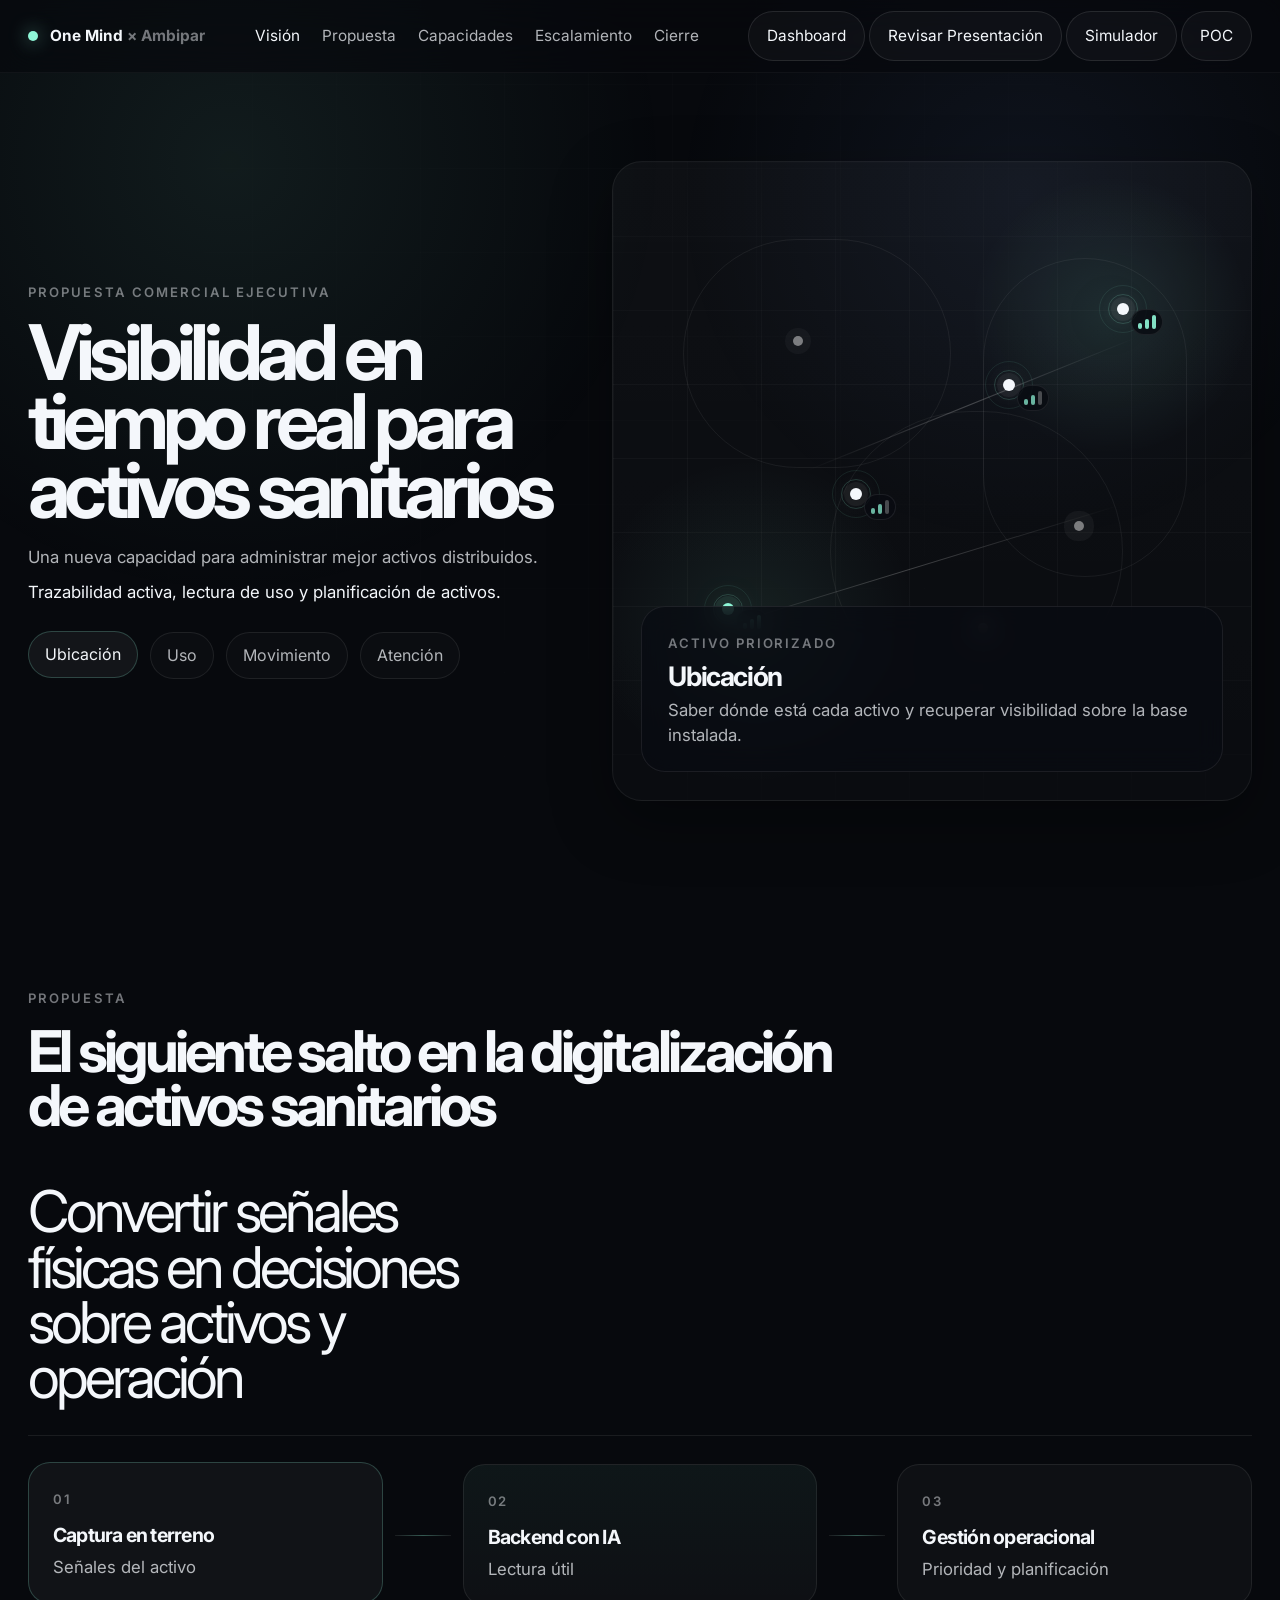
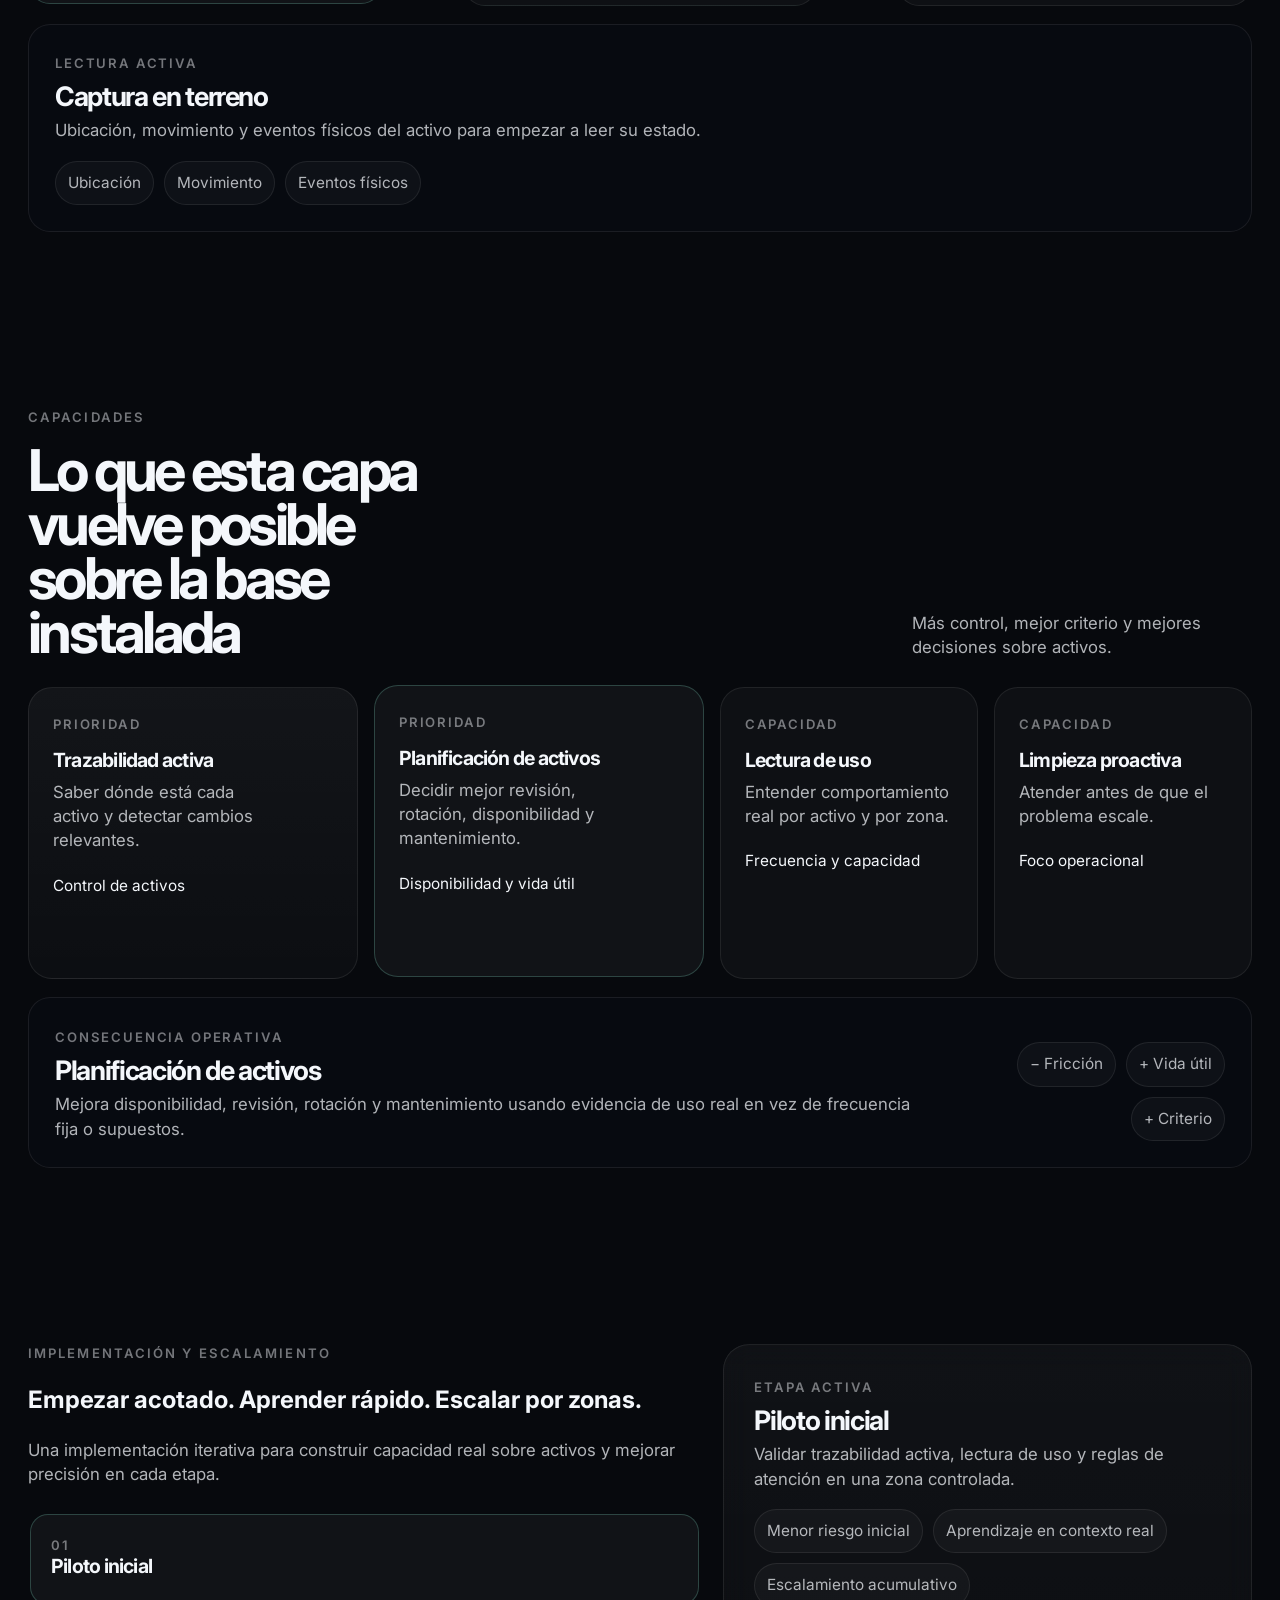
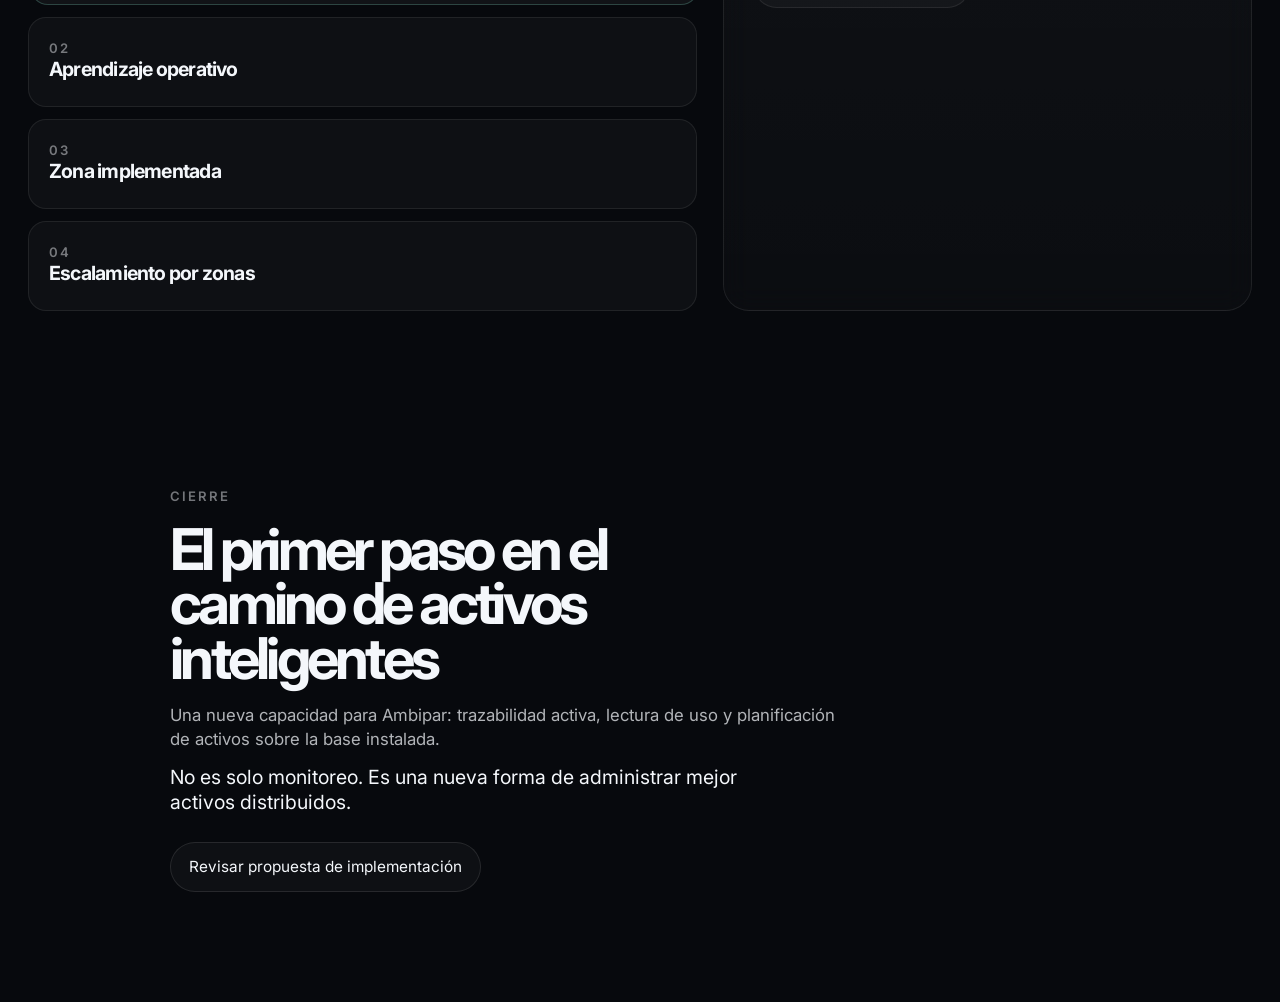
<file: index.html>
<!DOCTYPE html>
<html lang="es">
<head>
  <meta charset="UTF-8" />
  <meta name="viewport" content="width=device-width, initial-scale=1.0" />
  <meta name="description" content="Propuesta comercial ejecutiva de One Mind para Ambipar: administración de activos sanitarios distribuidos mediante captura en terreno, backend con IA y gestión operacional." />
  <title>One Mind × Ambipar — Activos sanitarios inteligentes</title>
  <link rel="preconnect" href="https://fonts.googleapis.com">
  <link rel="preconnect" href="https://fonts.gstatic.com" crossorigin>
  <link href="https://fonts.googleapis.com/css2?family=Inter:wght@400;500;600;700;800&display=swap" rel="stylesheet">
  <link rel="stylesheet" href="styles.css" />
</head>
<body>
  <!-- Fondo global: textura mínima para sostener una estética premium sin parecer interfaz de software. -->
  <div class="site-bg" aria-hidden="true">
    <div class="site-bg__radial site-bg__radial--a"></div>
    <div class="site-bg__radial site-bg__radial--b"></div>
    <div class="site-bg__grid"></div>
  </div>

  <!-- Navegación sticky hacia los cinco momentos narrativos de la propuesta. -->
  <header class="topbar" id="top">
    <div class="shell topbar__inner">
      <a class="brand" href="#vision" aria-label="Ir al inicio de la propuesta">
        <span class="brand__mark"></span>
        <span class="brand__text">One Mind <span>× Ambipar</span></span>
      </a>

      <nav class="topnav" aria-label="Navegación principal">
        <a href="#vision">Visión</a>
        <a href="#proposal">Propuesta</a>
        <a href="#capabilities">Capacidades</a>
        <a href="#scaling">Escalamiento</a>
        <a href="#closing">Cierre</a>
      </nav>

      <div class="topbar__actions">
        <a class="topbar__cta topbar__cta--accent" href="https://onemind.works/lab/ambipar" target="_blank" rel="noopener noreferrer">Dashboard</a>
        <a class="topbar__cta topbar__cta--accent" href="propuesta2.html">Revisar Presentación</a>
        <a class="topbar__cta topbar__cta--secondary" href="https://script.google.com/macros/s/AKfycbzYIXQwgDkEH94vIoRNijKTTqUIvH9ZO6GAl2iblJDv51n8YCJlOYWpwTbFSbtmS54i/exec" target="_blank" rel="noopener noreferrer">Simulador</a>
        <a class="topbar__cta topbar__cta--secondary" href="preview_resultados_POC.html" target="_blank" rel="noopener noreferrer">POC</a>
      </div>
      
    </div>
  </header>

  <main>
    <!-- HERO / VISIÓN
         Objetivo: instalar activos distribuidos + señal legible + lectura de uso.
         Muy poco texto visible; la profundidad vive en una sola capa interactiva. -->
    <section class="hero section" id="vision" aria-labelledby="hero-title">
      <div class="shell hero__layout">
        <div class="hero__content">
          <p class="eyebrow">Propuesta comercial ejecutiva</p>
          <h1 id="hero-title">Visibilidad en tiempo real para activos sanitarios</h1>
          <p class="hero__lead">Una nueva capacidad para administrar mejor activos distribuidos.</p>
          <p class="hero__support">Trazabilidad activa, lectura de uso y planificación de activos.</p>

          <!-- Los cuatro focos quedan visibles; el detalle cambia el panel y la visual activa. -->
          <div class="hero-pills" role="tablist" aria-label="Dimensiones de lectura sobre activos">
            <button class="hero-pill is-active" data-signal="ubicacion" role="tab" aria-selected="true">Ubicación</button>
            <button class="hero-pill" data-signal="uso" role="tab" aria-selected="false">Uso</button>
            <button class="hero-pill" data-signal="movimiento" role="tab" aria-selected="false">Movimiento</button>
            <button class="hero-pill" data-signal="atencion" role="tab" aria-selected="false">Atención</button>
          </div>
        </div>

        <!-- Visual territorial abstracta: activos distribuidos emitiendo señales y distinto nivel de uso.
             No debe leerse como dashboard ni mockup. -->
        <div class="hero__visual" aria-label="Base instalada con señales legibles y distintos niveles de uso">
          <div class="territory">
            <div class="territory__grid"></div>
            <div class="territory__path territory__path--a"></div>
            <div class="territory__path territory__path--b"></div>
            <div class="territory__zone territory__zone--a"></div>
            <div class="territory__zone territory__zone--b"></div>
            <div class="territory__zone territory__zone--c"></div>

            <!-- Activos principales. Cada punto combina presencia, señal y nivel de uso. -->
            <button class="signal-point is-active signal-point--high" data-signal="ubicacion" style="--x: 18%; --y: 70%;" aria-label="Activo con foco en ubicación">
              <span class="signal-point__rings" aria-hidden="true"></span>
              <span class="signal-point__core" aria-hidden="true"></span>
              <span class="signal-point__level" aria-hidden="true"><i></i><i></i><i></i></span>
            </button>

            <button class="signal-point signal-point--mid" data-signal="uso" style="--x: 38%; --y: 52%;" aria-label="Activo con foco en uso">
              <span class="signal-point__rings" aria-hidden="true"></span>
              <span class="signal-point__core" aria-hidden="true"></span>
              <span class="signal-point__level" aria-hidden="true"><i></i><i></i><i></i></span>
            </button>

            <button class="signal-point signal-point--mid" data-signal="movimiento" style="--x: 62%; --y: 35%;" aria-label="Activo con foco en movimiento">
              <span class="signal-point__rings" aria-hidden="true"></span>
              <span class="signal-point__core" aria-hidden="true"></span>
              <span class="signal-point__level" aria-hidden="true"><i></i><i></i><i></i></span>
            </button>

            <button class="signal-point signal-point--high" data-signal="atencion" style="--x: 80%; --y: 23%;" aria-label="Activo priorizado para atención">
              <span class="signal-point__rings" aria-hidden="true"></span>
              <span class="signal-point__core" aria-hidden="true"></span>
              <span class="signal-point__level" aria-hidden="true"><i></i><i></i><i></i></span>
            </button>

            <!-- Activos secundarios para sugerir base instalada más amplia. -->
            <div class="signal-ghost signal-ghost--low" style="--x: 58%; --y: 73%;" aria-hidden="true"></div>
            <div class="signal-ghost signal-ghost--low" style="--x: 29%; --y: 28%;" aria-hidden="true"></div>
            <div class="signal-ghost signal-ghost--mid" style="--x: 73%; --y: 57%;" aria-hidden="true"></div>

            <div class="hero-reveal" id="signal-panel" aria-live="polite">
              <span class="hero-reveal__eyebrow">Activo priorizado</span>
              <h2 id="signal-title">Ubicación</h2>
              <p id="signal-copy">Saber dónde está cada activo y recuperar visibilidad sobre la base instalada.</p>
            </div>
          </div>
        </div>
      </div>
    </section>

    <!-- PROPUESTA
         Mantener tesis y flujo. El detalle activo solo existe si agrega claridad útil. -->
    <section class="proposal section" id="proposal" aria-labelledby="proposal-title">
      <div class="shell">
        <div class="section-head section-head--tight">
          <div>
            <p class="eyebrow">Propuesta</p>
            <h2 id="proposal-title">El siguiente salto en la digitalización de activos sanitarios</h2>
          </div>
        </div>

        <div class="proposal-thesis">
          <p>Convertir señales físicas en decisiones sobre activos y operación</p>
        </div>

        <div class="flow" aria-label="Flujo de solución">
          <button class="flow-step is-open" data-flow="capture" aria-expanded="true">
            <span class="flow-step__index">01</span>
            <strong>Captura en terreno</strong>
            <span>Señales del activo</span>
          </button>
          <div class="flow-line" aria-hidden="true"></div>
          <button class="flow-step flow-step--featured" data-flow="backend" aria-expanded="false">
            <span class="flow-step__index">02</span>
            <strong>Backend con IA</strong>
            <span>Lectura útil</span>
          </button>
          <div class="flow-line" aria-hidden="true"></div>
          <button class="flow-step" data-flow="operations" aria-expanded="false">
            <span class="flow-step__index">03</span>
            <strong>Gestión operacional</strong>
            <span>Prioridad y planificación</span>
          </button>
        </div>

        <div class="flow-detail" aria-live="polite">
          <span class="flow-detail__eyebrow">Lectura activa</span>
          <h3 id="flow-title">Captura en terreno</h3>
          <p id="flow-copy">Ubicación, movimiento y eventos físicos del activo para empezar a leer su estado.</p>
          <div class="flow-tags" id="flow-tags"></div>
        </div>
      </div>
    </section>

    <!-- CAPACIDADES
         Trazabilidad activa y planificación de activos dominan.
         El panel de detalle debe conectar capacidad con consecuencia real de negocio. -->
    <section class="capabilities section" id="capabilities" aria-labelledby="capabilities-title">
      <div class="shell">
        <div class="section-head section-head--tight section-head--capabilities">
          <div>
            <p class="eyebrow">Capacidades</p>
            <h2 id="capabilities-title">Lo que esta capa vuelve posible sobre la base instalada</h2>
          </div>
          <p class="section-head__side">Más control, mejor criterio y mejores decisiones sobre activos.</p>
        </div>

        <div class="cap-grid" role="list" aria-label="Capacidades clave">
          <article class="cap-card cap-card--primary is-active" data-cap="traceability" role="listitem" tabindex="0">
            <span class="cap-card__badge">Prioridad</span>
            <h3>Trazabilidad activa</h3>
            <p>Saber dónde está cada activo y detectar cambios relevantes.</p>
            <span class="cap-card__hint">Control de activos</span>
          </article>

          <article class="cap-card cap-card--primary" data-cap="planning" role="listitem" tabindex="0">
            <span class="cap-card__badge">Prioridad</span>
            <h3>Planificación de activos</h3>
            <p>Decidir mejor revisión, rotación, disponibilidad y mantenimiento.</p>
            <span class="cap-card__hint">Disponibilidad y vida útil</span>
          </article>

          <article class="cap-card" data-cap="usage" role="listitem" tabindex="0">
            <span class="cap-card__badge">Capacidad</span>
            <h3>Lectura de uso</h3>
            <p>Entender comportamiento real por activo y por zona.</p>
            <span class="cap-card__hint">Frecuencia y capacidad</span>
          </article>

          <article class="cap-card" data-cap="cleaning" role="listitem" tabindex="0">
            <span class="cap-card__badge">Capacidad</span>
            <h3>Limpieza proactiva</h3>
            <p>Atender antes de que el problema escale.</p>
            <span class="cap-card__hint">Foco operacional</span>
          </article>
        </div>

        <div class="cap-detail" aria-live="polite">
          <div>
            <span class="cap-detail__eyebrow">Consecuencia operativa</span>
            <h3 id="cap-title">Trazabilidad activa</h3>
            <p id="cap-copy">Reduce tiempo perdido buscando activos, recupera visibilidad sobre la base instalada y mejora la conversación con el cliente.</p>
          </div>
          <div class="cap-detail__meta">
            <span id="cap-impact-1">Costos</span>
            <span id="cap-impact-2">Clientes</span>
            <span id="cap-impact-3">Foco</span>
          </div>
        </div>
      </div>
    </section>

    <!-- IMPLEMENTACIÓN Y ESCALAMIENTO
         Solo se mantiene interacción donde realmente cambia el porqué del rollout. -->
    <section class="scaling section" id="scaling" aria-labelledby="scaling-title">
      <div class="shell scaling__layout">
        <div class="scaling__content">
          <p class="eyebrow">Implementación y escalamiento</p>
          <h2 id="scaling-title">Empezar acotado. Aprender rápido. Escalar por zonas.</h2>
          <p class="scaling__lead">Una implementación iterativa para construir capacidad real sobre activos y mejorar precisión en cada etapa.</p>

          <div class="rollout-steps" role="tablist" aria-label="Etapas de implementación">
            <button class="rollout-step is-active" data-step="1" role="tab" aria-selected="true">
              <span>01</span>
              <strong>Piloto inicial</strong>
            </button>
            <button class="rollout-step" data-step="2" role="tab" aria-selected="false">
              <span>02</span>
              <strong>Aprendizaje operativo</strong>
            </button>
            <button class="rollout-step" data-step="3" role="tab" aria-selected="false">
              <span>03</span>
              <strong>Zona implementada</strong>
            </button>
            <button class="rollout-step" data-step="4" role="tab" aria-selected="false">
              <span>04</span>
              <strong>Escalamiento por zonas</strong>
            </button>
          </div>
        </div>

        <aside class="rollout-detail" aria-live="polite">
          <span class="rollout-detail__eyebrow">Etapa activa</span>
          <h3 id="rollout-title">Piloto inicial</h3>
          <p id="rollout-copy">Validar trazabilidad activa, lectura de uso y reglas de atención en una zona controlada.</p>
          <div class="rollout-benefits">
            <span>Menor riesgo inicial</span>
            <span>Aprendizaje en contexto real</span>
            <span>Escalamiento acumulativo</span>
          </div>
        </aside>
      </div>
    </section>

    <!-- CIERRE
         Mantenerlo como statement institucional, recuperando el lenguaje de activos. -->
    <section class="closing section" id="closing" aria-labelledby="closing-title">
      <div class="shell closing__layout">
        <p class="eyebrow">Cierre</p>
        <h2 id="closing-title">El primer paso en el camino de activos inteligentes</h2>
        <p class="closing__lead">Una nueva capacidad para Ambipar: trazabilidad activa, lectura de uso y planificación de activos sobre la base instalada.</p>
        <p class="closing__statement">No es solo monitoreo. Es una nueva forma de administrar mejor activos distribuidos.</p>
        <a class="closing__cta" href="#top">Revisar propuesta de implementación</a>
      </div>
    </section>
  </main>

  <script src="script.js"></script>
</body>
</html>
</file>
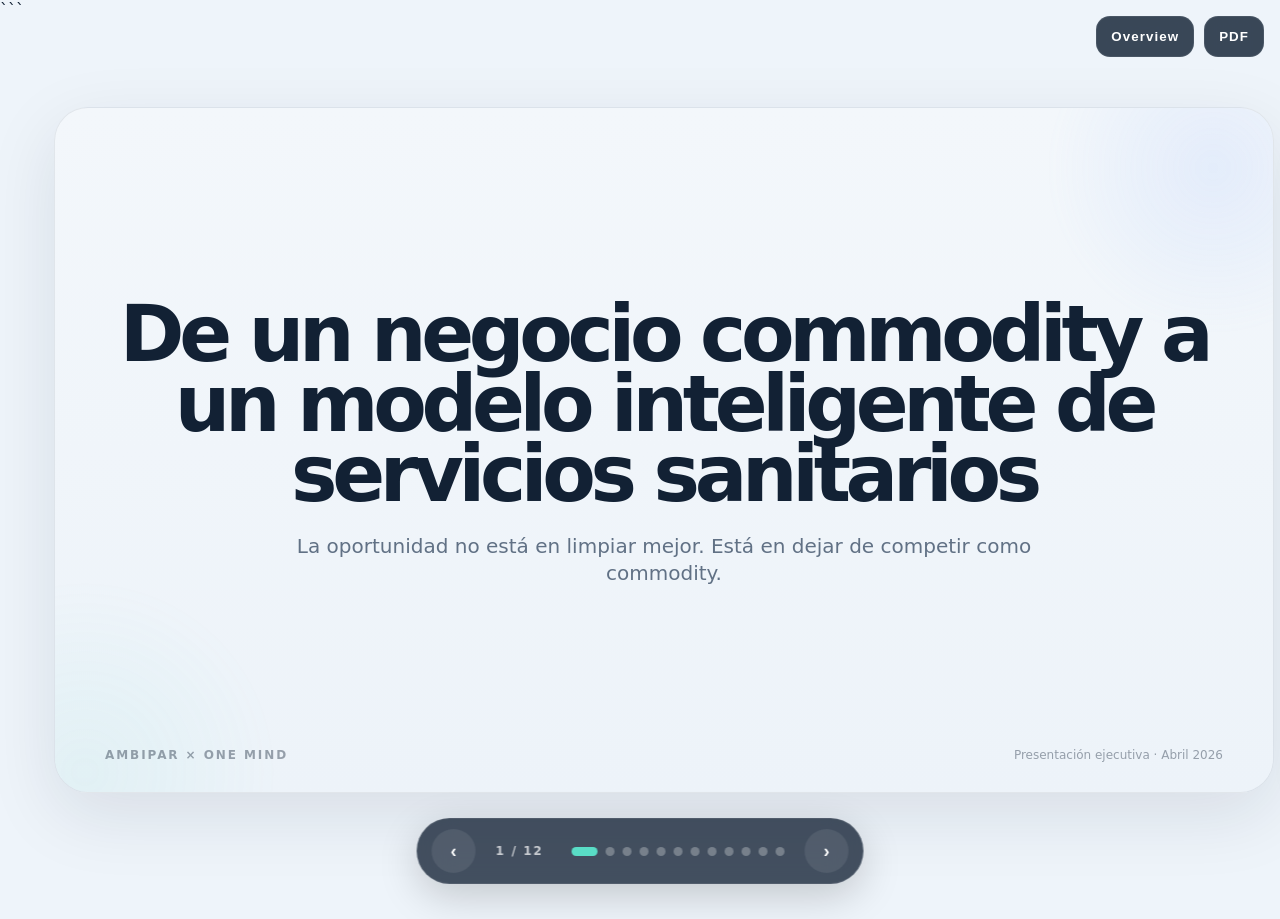
<file: propuesta2.html>
<!DOCTYPE html>

<html lang="es">
<head>
  <meta charset="UTF-8" />
  <meta name="viewport" content="width=device-width, initial-scale=1.0" />
  <title>Sanitarios Smart — Deck Ejecutivo</title>
  <style>
:root{
  --bg:#f3f7fb;
  --bg2:#edf3f9;
  --panel:#ffffff;
  --panel-soft:#f8fbfe;
  --ink:#122134;
  --muted:#617185;
  --line:#d7e2ee;
  --teal:#59ddc6;
  --teal-dark:#117967;
  --blue:#79a6ff;
  --blue-dark:#355fbc;
  --gold:#f4cb74;
  --red:#ff8c8c;
  --red-dark:#d95d5d;
  --green:#53cf8b;
  --purple:#b194ff;
  --shadow:0 22px 70px rgba(18,33,52,.10);
}
    *{box-sizing:border-box}
    html,body{height:100%;margin:0;font-family:Inter,ui-sans-serif,system-ui,-apple-system,BlinkMacSystemFont,"Segoe UI",sans-serif;background:#eef4fa;color:var(--ink);overflow:hidden}
    body::before{content:"";position:fixed;inset:0;z-index:-2;background:
      radial-gradient(900px 520px at 0% -10%, rgba(89,221,198,.08), transparent 55%),
      radial-gradient(900px 580px at 100% 0%, rgba(121,166,255,.10), transparent 56%),
      linear-gradient(180deg,#f7fbff 0%, #eef4fa 100%)}

```
.deck{height:100vh;width:100vw;position:relative;overflow:hidden}
.slides{height:100%;display:flex;transition:transform .72s cubic-bezier(.77,0,.18,1)}
.slide{min-width:100vw;height:100vh;display:flex;align-items:center;justify-content:center;padding:30px}
.canvas{width:min(calc(100vw - 48px), 1600px);aspect-ratio:16/9;position:relative;overflow:hidden;border-radius:34px;box-shadow:var(--shadow);border:1px solid rgba(18,33,52,.08);background:linear-gradient(180deg,var(--bg),var(--bg2))}
.canvas::before,.canvas::after{content:"";position:absolute;border-radius:999px;filter:blur(6px)}
.canvas::before{width:360px;height:360px;right:-120px;top:-120px;background:radial-gradient(circle, rgba(121,166,255,.12), transparent 65%)}
.canvas::after{width:420px;height:420px;left:-180px;bottom:-190px;background:radial-gradient(circle, rgba(89,221,198,.08), transparent 65%)}
.inner{position:relative;z-index:2;padding:44px 50px 30px;height:100%;display:flex;flex-direction:column}
.top{display:flex;justify-content:space-between;align-items:flex-start;gap:16px}
.eyebrow{display:inline-flex;align-items:center;gap:10px;font-size:12px;font-weight:800;letter-spacing:.18em;text-transform:uppercase;color:var(--teal-dark)}
.dot{width:8px;height:8px;border-radius:50%;background:var(--teal);box-shadow:0 0 18px rgba(89,221,198,.45)}
.number{font-size:14px;font-weight:800;letter-spacing:.18em;color:rgba(18,33,52,.32)}
.title{font-size:56px;line-height:.98;letter-spacing:-.05em;font-weight:860;max-width:1220px;margin-top:14px}
.subtitle{margin-top:14px;font-size:20px;line-height:1.35;color:var(--muted);max-width:930px}
.grow{flex:1}
.footer{margin-top:auto;display:flex;justify-content:space-between;align-items:center;padding-top:14px;font-size:12px;color:rgba(18,33,52,.40)}
.brand{font-weight:900;letter-spacing:.16em;text-transform:uppercase}

.card{background:var(--panel);border:1px solid var(--line);border-radius:28px;padding:20px;box-shadow:0 8px 24px rgba(18,33,52,.04)}
.mini{font-size:12px;font-weight:800;letter-spacing:.16em;text-transform:uppercase;color:var(--muted)}
.h2{font-size:30px;line-height:1.03;letter-spacing:-.04em;font-weight:820;margin-top:8px}
.body{font-size:15px;line-height:1.42;color:var(--muted);margin-top:10px}
.grid-2{display:grid;grid-template-columns:1fr 1fr;gap:18px}
.list{display:flex;flex-direction:column;gap:10px;margin-top:14px}
.item{display:flex;gap:10px;align-items:flex-start;font-size:15px;line-height:1.34;color:inherit}
.bullet{width:19px;height:19px;border-radius:7px;display:grid;place-items:center;flex:0 0 auto;font-size:12px;font-weight:900;margin-top:1px;background:rgba(89,221,198,.14);color:var(--teal-dark)}
.signal{display:flex;gap:14px;align-items:flex-start}
.signal .bar{width:4px;min-height:86px;border-radius:999px;background:linear-gradient(180deg,var(--teal-dark),transparent)}
.signal .txt{font-size:28px;line-height:1.14;letter-spacing:-.04em;font-weight:840}
.signal .txt span{display:block;margin-top:10px;font-size:15px;line-height:1.38;font-weight:640;color:var(--muted);letter-spacing:0}
.tag-row{display:flex;flex-wrap:wrap;gap:10px;margin-top:16px}
.tag{padding:9px 13px;border-radius:999px;background:#fff;border:1px solid var(--line);font-size:12px;font-weight:700}

.hero-clean{display:flex;align-items:center;justify-content:center;text-align:center;height:100%}
.hero-clean h1{font-size:78px;line-height:.9;letter-spacing:-.068em;font-weight:880;max-width:1200px;margin:0}
.hero-clean p{margin:24px auto 0;font-size:20px;line-height:1.35;color:var(--muted);max-width:760px}

.problem-grid{display:grid;grid-template-columns:repeat(5,1fr);gap:14px;margin-top:22px}
.problem{padding:14px 14px 14px;border-radius:22px;border:1px solid var(--line);background:var(--panel);min-height:138px;display:flex;flex-direction:column}
.problem .num{font-size:12px;letter-spacing:.16em;text-transform:uppercase;color:var(--muted);font-weight:800}
.problem .t{font-size:19px;line-height:1.06;font-weight:820;letter-spacing:-.03em;margin-top:10px}
.problem .d{font-size:14px;line-height:1.34;color:var(--muted);margin-top:10px}
.problem svg{width:100%;height:50px;margin-top:auto}

.diagnosis-layout{display:grid;grid-template-columns:.96fr 1.04fr;gap:18px;margin-top:18px;align-items:stretch}
.usage-card{border:1px solid var(--line);border-radius:28px;background:var(--panel);padding:18px;display:flex;flex-direction:column}
.usage-card svg{width:100%;height:100%}
.right-stack{display:grid;grid-template-rows:auto 1fr auto;gap:14px}
.risk-grid{display:grid;grid-template-columns:1fr 1fr;gap:12px}
.risk{padding:16px;border-radius:22px;background:var(--panel);border:1px solid var(--line)}
.risk .t{font-size:18px;line-height:1.08;font-weight:820;letter-spacing:-.03em}
.risk .d{font-size:14px;line-height:1.34;color:var(--muted);margin-top:8px}
.quote-box{padding:16px 18px;border-radius:20px;background:linear-gradient(180deg, rgba(89,221,198,.08), rgba(121,166,255,.04));border:1px solid rgba(89,221,198,.20)}
.quote-box .q{font-size:20px;line-height:1.2;font-weight:840;letter-spacing:-.03em}
.quote-box .s{font-size:14px;line-height:1.36;color:var(--muted);margin-top:10px}

.compare-layout{display:grid;grid-template-columns:1fr 78px 1fr;gap:14px;margin-top:22px}
.compare{padding:16px;border-radius:24px;border:1px solid var(--line);background:var(--panel);min-height:unset}
.arrow-col{display:grid;place-items:center}.arrow-pill{width:60px;height:60px;border-radius:999px;display:grid;place-items:center;font-size:28px;color:var(--teal-dark);background:#fff;border:1px solid var(--line)}

.engine-grid{display:grid;grid-template-columns:1fr 1fr 1fr;gap:18px;margin-top:18px}
.engine{padding:18px;border-radius:26px;border:1px solid var(--line);background:var(--panel);min-height:190px;display:flex;flex-direction:column;justify-content:space-between}
.engine-icon{width:54px;height:54px;border-radius:16px;display:grid;place-items:center;background:linear-gradient(135deg, rgba(89,221,198,.16), rgba(121,166,255,.10));border:1px solid rgba(18,33,52,.08)}

.waterfall{display:grid;grid-template-columns:240px 1fr 240px;gap:18px;align-items:center;margin-top:18px}
.sidebox{padding:22px;border-radius:26px;background:var(--panel);border:1px solid var(--line)}
.sidebox .big{font-size:54px;line-height:.95;font-weight:860;letter-spacing:-.06em;margin-top:10px}
.wf-main{padding:18px;border-radius:28px;border:1px solid var(--line);background:var(--panel)}
.wf-steps{display:grid;gap:12px;margin-top:10px}
.wf-step{display:grid;grid-template-columns:1.2fr .42fr;gap:12px;align-items:center;padding:15px 18px;border-radius:20px;background:var(--panel-soft);border:1px solid var(--line)}
.wf-step .name{font-size:20px;font-weight:830;letter-spacing:-.03em}
.wf-step .desc{font-size:13px;line-height:1.34;color:var(--muted);margin-top:6px}
.wf-step .value{font-size:34px;font-weight:860;line-height:1;text-align:right}
.wf-step.plus .value{color:var(--green)}
.wf-step.minus .value{color:var(--red-dark)}
.connector{height:14px;margin-left:26px;border-left:2px solid rgba(121,166,255,.34)}

.scenario-layout{display:grid;grid-template-columns:1fr;gap:18px;margin-top:18px}
.scenario-viz{padding:22px;border-radius:26px;border:1px solid var(--line);background:var(--panel)}
.scenario-bars{display:flex;align-items:flex-end;justify-content:space-between;height:220px;padding:0 16px 6px}
.sg{display:flex;flex-direction:column;align-items:center;gap:10px;flex:1}.barstack{height:180px;display:flex;align-items:flex-end;gap:10px}
.bar-a,.bar-b{width:36px;border-radius:16px 16px 0 0}.bar-a{height:46%;background:linear-gradient(180deg,var(--blue),rgba(121,166,255,.3))}.bar-b{background:linear-gradient(180deg,var(--teal),rgba(89,221,198,.3))}.bar-b.b1{height:58%}.bar-b.b2{height:82%}.bar-b.b3{height:100%;background:linear-gradient(180deg,var(--gold),rgba(244,203,116,.34))}
.sg .lab{font-size:12px;letter-spacing:.16em;text-transform:uppercase;color:var(--muted);font-weight:800;text-align:center}.sg .lab strong{display:block;margin-top:6px;font-size:22px;letter-spacing:-.03em;text-transform:none;color:inherit}

.opportunity{display:grid;grid-template-columns:1.04fr .96fr;gap:18px;margin-top:18px}
.opp-graph{padding:18px;border-radius:28px;border:1px solid var(--line);background:var(--panel)}
.opp-impact{padding:24px;border-radius:28px;border:1px solid rgba(89,221,198,.22);background:linear-gradient(180deg, rgba(89,221,198,.09), rgba(121,166,255,.05));display:flex;flex-direction:column;justify-content:center}
.opp-impact .num{font-size:56px;line-height:.95;font-weight:860;letter-spacing:-.06em;margin-top:10px}
.opp-impact .num.small{font-size:48px}

.offers{display:grid;grid-template-columns:1fr 1.15fr 1fr;gap:18px;margin-top:18px}
.offer{padding:16px;border-radius:26px;border:1px solid var(--line);background:var(--panel);min-height:unset}
.offer.featured{background:linear-gradient(180deg, rgba(89,221,198,.10), rgba(121,166,255,.06));border-color:rgba(89,221,198,.22)}
.offer .name{font-size:28px;line-height:1;letter-spacing:-.04em;font-weight:850;margin-top:10px}
.offer .one{font-size:15px;line-height:1.36;color:var(--muted);margin-top:10px}

.bridge{display:grid;grid-template-columns:1fr 1fr;gap:18px;margin-top:18px}.big-num{font-size:72px;line-height:.95;letter-spacing:-.06em;font-weight:860;margin-top:16px}

.phases{display:grid;grid-template-columns:1fr 86px 1fr 86px 1fr 86px 1fr;gap:8px;align-items:center;margin-top:18px}
.phase{padding:16px;border-radius:24px;border:1px solid var(--line);background:var(--panel);min-height:185px;display:flex;flex-direction:column}.phase .n{width:34px;height:34px;border-radius:999px;display:grid;place-items:center;background:rgba(89,221,198,.14);color:var(--teal-dark);font-size:13px;font-weight:900}.phase .t{font-size:24px;letter-spacing:-.03em;font-weight:820;margin-top:14px}.phase .time{margin-top:8px;font-size:12px;text-transform:uppercase;letter-spacing:.18em;color:var(--muted);font-weight:800}
.phase-arrow{display:grid;place-items:center}.phase-arrow div{width:60px;height:60px;border-radius:999px;display:grid;place-items:center;background:#fff;border:1px solid var(--line);color:var(--teal-dark);font-size:28px;font-weight:900}

.investment{display:grid;grid-template-columns:1.05fr .95fr;gap:18px;margin-top:18px}
.tiers{display:grid;grid-template-columns:repeat(3,1fr);gap:12px;margin-top:14px}
.tier{padding:18px;border-radius:22px;border:1px solid var(--line);background:var(--panel)}
.tier .step{font-size:13px;letter-spacing:.16em;text-transform:uppercase;color:var(--muted);font-weight:800}
.tier .q{font-size:34px;line-height:1;font-weight:860;letter-spacing:-.05em;margin-top:8px}
.calc-grid{display:grid;grid-template-columns:1fr 1fr;gap:12px;margin-top:14px}
.calc{padding:16px;border-radius:20px;border:1px solid var(--line);background:var(--panel-soft)}
.calc .k{font-size:12px;text-transform:uppercase;letter-spacing:.16em;color:var(--muted);font-weight:800}
.calc .v{font-size:28px;line-height:1;font-weight:860;letter-spacing:-.04em;margin-top:8px}
.calc .v.green{color:var(--green)}
.free-box{padding:20px;border-radius:24px;border:1px solid rgba(89,221,198,.22);background:linear-gradient(180deg, rgba(89,221,198,.10), rgba(121,166,255,.05))}

.decision{display:grid;grid-template-columns:1fr .95fr;gap:18px;margin-top:18px}.metrics-2{display:grid;grid-template-columns:1fr 1fr;gap:16px}
.decision-card{padding:22px;border-radius:26px;border:1px solid var(--line);background:var(--panel)}
.decision-card .v{font-size:46px;line-height:1;font-weight:860;letter-spacing:-.05em;margin-top:10px}
.cta{padding:24px;border-radius:28px;border:1px solid rgba(89,221,198,.22);background:linear-gradient(180deg, rgba(89,221,198,.10), rgba(121,166,255,.05))}.cta .bigline{font-size:34px;line-height:1.08;letter-spacing:-.04em;font-weight:860;margin-top:8px}

.nav{position:fixed;left:50%;bottom:16px;transform:translateX(-50%);z-index:100;display:flex;align-items:center;gap:12px;padding:10px 14px;border-radius:999px;background:rgba(18,33,52,.78);backdrop-filter:blur(18px);border:1px solid rgba(255,255,255,.08);box-shadow:0 12px 40px rgba(0,0,0,.18)}
.nav button{width:44px;height:44px;border:none;border-radius:999px;background:rgba(255,255,255,.08);color:#fff;cursor:pointer;font-size:18px;font-weight:800;transition:.2s ease}.nav button:hover{background:rgba(255,255,255,.16);transform:translateY(-1px)}
.dots{display:flex;gap:8px;padding:0 8px}.dotnav{width:9px;height:9px;border-radius:999px;background:rgba(255,255,255,.28);transition:.25s ease}.dotnav.active{width:26px;background:var(--teal)}
.counter{font-size:12px;font-weight:800;letter-spacing:.14em;text-transform:uppercase;color:rgba(255,255,255,.70);padding:0 8px}
.top-nav{position:fixed;right:16px;top:16px;z-index:100;display:flex;gap:10px}.top-nav button{border:none;border-radius:14px;padding:12px 14px;background:rgba(18,33,52,.82);color:#fff;font-weight:800;letter-spacing:.08em;cursor:pointer;border:1px solid rgba(255,255,255,.08);backdrop-filter:blur(18px)}

@media print{html,body{overflow:visible;background:white}.deck{height:auto;overflow:visible}.slides{display:block;height:auto;transform:none!important}.slide{height:auto;page-break-after:always;padding:0}.canvas{width:100vw;height:56.25vw;border-radius:0;box-shadow:none;border:none}.nav,.top-nav{display:none!important}}
```

  </style>
</head>
<body>
  <div class="deck" id="deck">
    <div class="slides" id="slides">

```
  <section class="slide"><div class="canvas"><div class="inner"><div class="hero-clean grow"><div><h1>De un negocio commodity a un modelo inteligente de servicios sanitarios</h1><p>La oportunidad no está en limpiar mejor. Está en dejar de competir como commodity.</p></div></div><div class="footer"><div class="brand">AMBIPAR × ONE MIND</div><div>Presentación ejecutiva · Abril 2026</div></div></div></div></section>

  <section class="slide"><div class="canvas"><div class="inner"><div class="top"><div><div class="eyebrow"><span class="dot"></span> Problema estructural</div><div class="title">El negocio sanitario está estructurado para competir por precio</div><div class="subtitle">Una sola oferta, frecuencia fija y pricing plano para realidades operativas completamente distintas.</div></div><div class="number">02</div></div><div class="grow problem-grid"><div class="problem"><div class="num">01</div><div class="t">Una sola oferta</div><div class="d">La propuesta comercial no distingue intensidad de uso, criticidad ni perfil del cliente.</div><svg viewBox="0 0 100 40"><rect x="12" y="16" width="16" height="10" rx="4" fill="#79a6ff"/><rect x="34" y="16" width="16" height="10" rx="4" fill="#79a6ff"/><rect x="56" y="16" width="16" height="10" rx="4" fill="#79a6ff"/></svg></div><div class="problem"><div class="num">02</div><div class="t">Frecuencia fija</div><div class="d">Se limpia por calendario, no por necesidad real. El error puede ir en ambos sentidos.</div><svg viewBox="0 0 100 40"><path d="M8 28 C28 6,48 28,68 14 C78 8,86 10,94 18" stroke="#59ddc6" stroke-width="3" fill="none"/></svg></div><div class="problem"><div class="num">03</div><div class="t">Pricing plano</div><div class="d">Clientes de bajo uso subsidian clientes de alto uso sin que el negocio lo vea.</div><svg viewBox="0 0 100 40"><rect x="14" y="14" width="14" height="16" rx="4" fill="#f4cb74"/><rect x="38" y="10" width="14" height="20" rx="4" fill="#f4cb74"/><rect x="62" y="6" width="14" height="24" rx="4" fill="#f4cb74"/></svg></div><div class="problem"><div class="num">04</div><div class="t">Operación a ciegas</div><div class="d">No hay señal real sobre uso, criticidad ni necesidad de intervención.</div><svg viewBox="0 0 100 40"><circle cx="22" cy="20" r="8" fill="#b194ff"/><circle cx="50" cy="20" r="8" fill="#b194ff" opacity=".55"/><circle cx="78" cy="20" r="8" fill="#b194ff" opacity=".28"/></svg></div><div class="problem" style="background:linear-gradient(180deg, rgba(255,140,140,.08), rgba(244,203,116,.05));border-color:rgba(255,140,140,.16)"><div class="num">05</div><div class="t">Resultado: commodity</div><div class="d">Cuando no puedes diferenciar servicio, la conversación se empuja al precio.</div><svg viewBox="0 0 100 40"><path d="M8 28 L92 10" stroke="#ff8c8c" stroke-width="3"/><circle cx="8" cy="28" r="4" fill="#ff8c8c"/><circle cx="92" cy="10" r="4" fill="#ff8c8c"/></svg></div></div><div class="footer"><div class="brand">02 · COMMODITY</div><div>Cuando no puedes diferenciar servicio, solo puedes bajar precio</div></div></div></div></section>

  <section class="slide"><div class="canvas"><div class="inner"><div class="top"><div><div class="eyebrow"><span class="dot"></span> Costo invisible</div><div class="title">El costo invisible de operar a ciegas</div><div class="subtitle">Lo que hoy parece normal es, en realidad, una mezcla silenciosa de margen perdido, riesgo de servicio y subsidio cruzado.</div></div><div class="number">03</div></div><div class="grow diagnosis-layout"><div class="usage-card"><div class="mini">Niveles de uso vs precio uniforme</div><svg viewBox="0 0 760 460" xmlns="http://www.w3.org/2000/svg"><defs><linearGradient id="u1b" x1="0" y1="0" x2="0" y2="1"><stop offset="0%" stop-color="#59ddc6"/><stop offset="100%" stop-color="#d2f7f0"/></linearGradient><linearGradient id="u2b" x1="0" y1="0" x2="0" y2="1"><stop offset="0%" stop-color="#79a6ff"/><stop offset="100%" stop-color="#d4e1ff"/></linearGradient><linearGradient id="u3b" x1="0" y1="0" x2="0" y2="1"><stop offset="0%" stop-color="#ff8c8c"/><stop offset="100%" stop-color="#ffd4d4"/></linearGradient></defs><rect x="0" y="0" width="760" height="460" fill="transparent"/><g opacity=".16"><path d="M90 90 H690 M90 170 H690 M90 250 H690 M90 330 H690" stroke="#122134"/><path d="M150 50 V380 M340 50 V380 M530 50 V380" stroke="#122134"/></g><text x="108" y="76" fill="#617185" font-size="12" font-family="Inter" font-weight="800" letter-spacing="2">PRECIO / MARGEN IMPLÍCITO</text><text x="295" y="422" fill="#617185" font-size="12" font-family="Inter" font-weight="800" letter-spacing="2">NIVEL DE USO</text><text x="124" y="404" fill="#122134" font-size="16" font-family="Inter" font-weight="800">Bajo</text><text x="314" y="404" fill="#122134" font-size="16" font-family="Inter" font-weight="800">Medio</text><text x="506" y="404" fill="#122134" font-size="16" font-family="Inter" font-weight="800">Alto</text><line x1="110" y1="220" x2="640" y2="220" stroke="#355fbc" stroke-width="3" stroke-dasharray="8 8"/><text x="470" y="205" fill="#355fbc" font-size="12" font-family="Inter" font-weight="800" letter-spacing="2">MISMO PRECIO</text><rect x="115" y="124" width="70" height="96" rx="18" fill="url(#u1b)"/><rect x="305" y="160" width="70" height="60" rx="18" fill="url(#u2b)"/><rect x="495" y="220" width="70" height="112" rx="18" fill="url(#u3b)"/><text x="104" y="244" fill="#117967" font-size="13" font-family="Inter" font-weight="800">sobreatendido</text><text x="300" y="244" fill="#355fbc" font-size="13" font-family="Inter" font-weight="800">casi equilibrio</text><text x="486" y="354" fill="#d95d5d" font-size="13" font-family="Inter" font-weight="800">subatendido</text><rect x="92" y="26" rx="18" width="272" height="76" fill="#ffffff" stroke="#d7e2ee"/><text x="114" y="54" fill="#617185" font-size="12" font-family="Inter" font-weight="800" letter-spacing="2">MISMO PRECIO, USOS DISTINTOS</text><text x="114" y="84" fill="#122134" font-size="24" font-family="Inter" font-weight="860">El margen se distorsiona</text></svg></div><div class="right-stack"><div class="risk-grid"><div class="risk"><div class="t">Se limpia un baño limpio</div><div class="d">Margen perdido en servicios que no agregan valor.</div></div><div class="risk"><div class="t">Se llega tarde a uno crítico</div><div class="d">Riesgo cliente, reclamo y deterioro de servicio.</div></div><div class="risk"><div class="t">Se cobra igual por clientes distintos</div><div class="d">Subsidio cruzado invisible entre realidades operativas desiguales.</div></div><div class="risk"><div class="t">No existe señal real de uso</div><div class="d">Dónde intervenir, cuándo intervenir y cuánto cobrar sigue siendo una apuesta.</div></div></div><div></div><div class="quote-box"><div class="q">“Si el baño se ocupa poco, yo voy igual. Si se ocupa mucho, yo voy igual.”</div><div class="s">Operar a ciegas parece normal hasta que empiezas a medirlo.</div></div></div></div><div class="footer"><div class="brand">03 · BLIND COST</div><div>Lo que hoy parece normal, en realidad destruye margen</div></div></div></div></section>

  <section class="slide"><div class="canvas"><div class="inner"><div class="top"><div><div class="eyebrow"><span class="dot"></span> Cambio de modelo</div><div class="title">El problema no es limpieza. Es falta de información para decidir.</div><div class="subtitle">Cuando cambia la calidad de la información, cambia la economía de la operación.</div></div><div class="number">04</div></div><div class="grow compare-layout"><div class="compare"><div class="mini">Modelo actual</div><div class="h2">Estandarización rígida</div><div class="list"><div class="item"><span class="bullet">•</span><span>Frecuencia fija</span></div><div class="item"><span class="bullet">•</span><span>Precio promedio</span></div><div class="item"><span class="bullet">•</span><span>Calendario + intuición</span></div><div class="item"><span class="bullet">•</span><span>Una sola oferta</span></div></div></div><div class="arrow-col"><div class="arrow-pill">→</div></div><div class="compare" style="background:linear-gradient(180deg, rgba(89,221,198,.10), rgba(121,166,255,.06));border-color:rgba(89,221,198,.22)"><div class="mini">Modelo Smart</div><div class="h2">Servicio inteligente</div><div class="list"><div class="item"><span class="bullet">✓</span><span>Frecuencia adaptativa</span></div><div class="item"><span class="bullet">✓</span><span>Pricing inteligente</span></div><div class="item"><span class="bullet">✓</span><span>Mantenimiento predictivo</span></div><div class="item"><span class="bullet">✓</span><span>Portafolio segmentado</span></div></div></div></div><div class="footer"><div class="brand">04 · MODEL SHIFT</div><div>Información correcta = margen correcto</div></div></div></div></section>

  <section class="slide"><div class="canvas"><div class="inner"><div class="top"><div><div class="eyebrow"><span class="dot"></span> Captura de valor</div><div class="title">El valor se construye por eficiencia, capacidad liberada y nueva oferta</div><div class="subtitle">Eficiencia y capacidad no son beneficios separados. Son una misma cadena causal.</div></div><div class="number">05</div></div><div class="grow engine-grid"><div class="engine"><div><div class="engine-icon"><svg width="28" height="28" viewBox="0 0 24 24" fill="none"><path d="M4 17l5-5 3 3 8-8" stroke="#59ddc6" stroke-width="2.4" stroke-linecap="round" stroke-linejoin="round"/></svg></div><div class="h2">Eficiencia + capacidad liberada</div><div class="body">Menos visitas innecesarias, menos kilómetros malos y más capacidad útil para atender mejor con la misma base operacional.</div></div><svg viewBox="0 0 320 120" style="width:100%;height:120px;margin-top:12px" xmlns="http://www.w3.org/2000/svg"><defs><linearGradient id="flow1" x1="0" y1="0" x2="1" y2="1"><stop offset="0%" stop-color="#59ddc6"/><stop offset="100%" stop-color="#79a6ff"/></linearGradient></defs><rect x="10" y="54" rx="18" width="82" height="28" fill="url(#flow1)"/><rect x="102" y="42" rx="18" width="90" height="40" fill="url(#flow1)" opacity=".88"/><rect x="202" y="26" rx="18" width="104" height="56" fill="url(#flow1)" opacity=".8"/><text x="12" y="104" fill="#617185" font-size="11" font-family="Inter" font-weight="800" letter-spacing="1.6">MENOS COSTO → MÁS CAPACIDAD → MÁS PRODUCTIVIDAD</text></svg></div><div class="engine"><div><div class="engine-icon"><svg width="28" height="28" viewBox="0 0 24 24" fill="none"><path d="M12 3v18M6 8.5C6 6.6 7.8 5 10.2 5H14c2.2 0 4 1.4 4 3.3 0 4.4-12 1.1-12 5.4C6 15.7 7.8 17 10 17h4c2.2 0 4-1.5 4-3.3" stroke="#f4cb74" stroke-width="2.1" stroke-linecap="round" stroke-linejoin="round"/></svg></div><div class="h2">Nueva oferta comercial</div><div class="body">Estándar Inteligente, Mantenimiento Predictivo y Tarifa Flexible permiten capturar valor distinto según el cliente.</div></div><div class="tag-row"><div class="tag">estándar inteligente</div><div class="tag">mantenimiento predictivo</div><div class="tag">tarifa flexible</div></div></div><div class="engine"><div><div class="engine-icon"><svg width="28" height="28" viewBox="0 0 24 24" fill="none"><path d="M12 2l3.2 6.5 7.1 1-5.1 5 1.2 7.1L12 18.2 5.6 21.6l1.2-7.1-5.1-5 7.1-1L12 2z" stroke="#b194ff" stroke-width="1.8" fill="rgba(177,148,255,.18)"/></svg></div><div class="h2">Impacto estratégico</div><div class="body">Más EBITDA, menor churn, diferenciación real y salida progresiva de la lógica commodity.</div></div><div class="tag-row"><div class="tag">margen</div><div class="tag">diferenciación</div><div class="tag">crecimiento</div></div></div></div><div class="footer"><div class="brand">05 · VALUE LOGIC</div><div>No vamos a hacer más servicios. Vamos a capturar mejor valor.</div></div></div></div></section>

  <section class="slide"><div class="canvas"><div class="inner"><div class="top"><div><div class="eyebrow"><span class="dot"></span> EBITDA</div><div class="title">El EBITDA no mejora por optimismo. Mejora por estructura.</div><div class="subtitle">Una cadena clara de palancas: dónde se expande margen y por qué cambia la estructura del negocio.</div></div><div class="number">06</div></div><div class="grow waterfall"><div class="sidebox"><div class="mini">Punto de partida</div><div class="h2">EBITDA actual mensual</div><div class="big">$314 MM</div><div class="body">Margen EBITDA actual aprox. <strong>31,4%</strong></div></div><div class="wf-main"><div class="mini">Waterfall ejecutivo</div><div class="wf-steps"><div class="wf-step plus"><div><div class="name">IA logística transversal</div><div class="desc">Menor gasto · optimización de rutas, menos kilómetros y menor visita innecesaria.</div></div><div class="value">+3,8 pts</div></div><div class="connector"></div><div class="wf-step plus"><div><div class="name">Servicio adaptativo</div><div class="desc">Menor gasto · frecuencia correcta, capacidad liberada y mayor productividad operacional.</div></div><div class="value">+2,9 pts</div></div><div class="connector"></div><div class="wf-step plus"><div><div class="name">Nuevos modelos comerciales</div><div class="desc">Mayor ingreso · Estándar Inteligente, Mantenimiento Predictivo y Tarifa Flexible.</div></div><div class="value">+7,1 pts</div></div><div class="connector"></div><div class="wf-step minus"><div><div class="name">Conectividad, habilitación y mantención</div><div class="desc">Mayor gasto · conectividad, soporte operativo y mantención física de equipos.</div></div><div class="value">−1,6 pts</div></div></div></div><div class="sidebox" style="background:linear-gradient(180deg, rgba(89,221,198,.10), rgba(121,166,255,.06));border-color:rgba(89,221,198,.22)"><div class="mini">Resultado</div><div class="h2">EBITDA Smart mensual</div><div class="big">$436 MM</div><div class="body"><strong style="color:#117967">+$121,9 MM / mes</strong><br>Margen EBITDA aprox. <strong>43,6%</strong><br><strong>+12,2 pts</strong> de margen</div></div></div><div class="signal" style="margin-top:14px"><div class="bar"></div><div class="txt" style="font-size:24px">Esto no mejora porque ahorramos más.<span>Mejora porque dejamos de capturar margen como commodity.</span></div></div><div class="footer"><div class="brand">06 · EBITDA WATERFALL</div><div>Cifras aproximadas basadas en sensibilidad + data real + supuestos</div></div></div></div></section>

  <section class="slide"><div class="canvas"><div class="inner"><div class="top"><div><div class="eyebrow"><span class="dot"></span> Escenarios</div><div class="title">Incluso siendo conservadores, el negocio mejora fuerte</div><div class="subtitle">La robustez del modelo no depende de un escenario perfecto.</div></div><div class="number">07</div></div><div class="grow scenario-layout"><div class="scenario-viz"><div class="scenario-bars" style="height:260px;align-items:flex-end;"><div class="sg"><div class="barstack"><div class="bar-a"></div><div class="bar-b b1"></div></div><div class="lab">Conservador<strong>+6,1 pts</strong></div></div><div class="sg"><div class="barstack"><div class="bar-a"></div><div class="bar-b b2"></div></div><div class="lab">Caso base<strong>+12,2 pts</strong></div></div><div class="sg"><div class="barstack"><div class="bar-a"></div><div class="bar-b b3"></div></div><div class="lab">Optimista<strong>+16,8 pts</strong></div></div></div><div class="signal" style="margin-top:28px"><div class="bar"></div><div class="txt" style="font-size:30px">La mejora no depende de un escenario perfecto.<span>Depende de corregir una estructura que hoy pierde margen todos los días.</span></div></div></div></div><div class="footer"><div class="brand">07 · SCENARIOS</div><div>Cifras aproximadas sobre sensibilidad del modelo</div></div></div></div></section>

  

  <section class="slide"><div class="canvas"><div class="inner"><div class="top"><div><div class="eyebrow"><span class="dot"></span> Nueva oferta comercial</div><div class="title">La competencia no puede replicar esto operando a ciegas</div><div class="subtitle">El mismo activo puede capturar valor distinto según cómo se opera y cómo se cobra.</div></div><div class="number">08</div></div><div class="grow offers"><div class="offer"><div class="mini">Modelo 1</div><div class="name">Estándar Inteligente</div><div class="one">Mantiene competitividad en precio, pero mejora margen base con frecuencia optimizada y trazabilidad operacional.</div><div class="list"><div class="item"><span class="bullet">✓</span><span>Frecuencia según uso real</span></div><div class="item"><span class="bullet">✓</span><span>Menor costo estructural</span></div><div class="item"><span class="bullet">✓</span><span>Base de eficiencia de cartera</span></div></div></div><div class="offer featured"><div class="mini">Modelo 2</div><div class="name">Mantenimiento Predictivo</div><div class="one">No es un servicio más caro. Es un servicio con menor riesgo operacional para el cliente.</div><div class="list"><div class="item"><span class="bullet">✓</span><span>Monitoreo de uso real</span></div><div class="item"><span class="bullet">✓</span><span>Mantención antes del reclamo</span></div><div class="item"><span class="bullet">✓</span><span>Menor riesgo operacional cliente</span></div></div><div class="quote-box" style="margin-top:14px">“Si el baño se ocupa poco, voy igual. Si se ocupa mucho, voy igual. Con este nuevo sistema voy cuando es necesario para que el baño permanezca limpio.”</div></div><div class="offer"><div class="mini">Modelo 3</div><div class="name">Tarifa Flexible</div><div class="one">Menor fijo + uso real. Permite capturar clientes sensibles a precio sin destruir margen en clientes subutilizados.</div><div class="list"><div class="item"><span class="bullet">✓</span><span>Elimina subsidios cruzados</span></div><div class="item"><span class="bullet">✓</span><span>Pricing más coherente</span></div><div class="item"><span class="bullet">✓</span><span>Mayor penetración comercial</span></div></div></div></div><div class="footer"><div class="brand">09 · OFFER PORTFOLIO</div><div>Una oferta imposible de copiar sin información</div></div></div></div></section>

  <section class="slide"><div class="canvas"><div class="inner"><div class="top"><div><div class="eyebrow"><span class="dot"></span> Visión y pragmatismo</div><div class="title">No proponemos 10.000 ahora. Proponemos validar la primera unidad económica escalable.</div><div class="subtitle">La visión es total. La decisión comienza donde el valor puede demostrarse con evidencia real y pragmatismo operacional.</div></div><div class="number">09</div></div><div class="grow bridge"><div class="card"><div class="mini">Visión estratégica</div><div class="big-num">10.000</div><div class="body">sanitarios como horizonte de transformación del negocio</div><div class="list"><div class="item"><span class="bullet">✓</span><span>Transformación nacional</span></div><div class="item"><span class="bullet">✓</span><span>Diferenciación internacional</span></div><div class="item"><span class="bullet">✓</span><span>Nueva economía sanitaria</span></div></div></div><div class="card" style="background:linear-gradient(180deg, rgba(89,221,198,.10), rgba(121,166,255,.06));border-color:rgba(89,221,198,.22)"><div class="mini">Decisión real</div><div class="big-num">1.000</div><div class="body">sanitarios como primera unidad económica escalable</div><div class="list"><div class="item"><span class="bullet">✓</span><span>Validación económica real</span></div><div class="item"><span class="bullet">✓</span><span>Monetización comprobable</span></div><div class="item"><span class="bullet">✓</span><span>Base para escalar por zonas</span></div></div></div></div><div class="footer"><div class="brand">10 · FIRST SCALABLE UNIT</div><div>No se escala por fe. Se escala por evidencia.</div></div></div></div></section>

  <section class="slide"><div class="canvas"><div class="inner"><div class="top"><div><div class="eyebrow"><span class="dot"></span> Roadmap</div><div class="title">Escalar no es instalar más. Es convertir evidencia en una nueva línea de negocio.</div><div class="subtitle">Cada fase valida una decisión de negocio, no una decisión tecnológica.</div></div><div class="number">10</div></div><div class="grow phases"><div class="phase"><div class="n">1</div><div class="t">10 sanitarios</div><div class="time">3 meses</div><div class="body">Instalación inicial, conectividad, primeras señales de uso real y construcción de plataforma.</div></div><div class="phase-arrow"><div>→</div></div><div class="phase"><div class="n">2</div><div class="t">100 sanitarios</div><div class="time">3 meses</div><div class="body">Calibración de modelos, optimización de rutas y primeros indicadores de eficiencia.</div></div><div class="phase-arrow"><div>→</div></div><div class="phase"><div class="n">3</div><div class="t">1.000 sanitarios</div><div class="time">6 meses</div><div class="body">Monetización real, mantenimiento predictivo, tarifa flexible y medición de margen.</div></div><div class="phase-arrow"><div>→</div></div><div class="phase"><div class="n">4</div><div class="t">Escalamiento por zonas</div><div class="time">Progresivo</div><div class="body">Despliegue por zonas operativas Ambipar e integración estructural al negocio.</div></div></div><div class="signal" style="margin-top:16px"><div class="bar"></div><div class="txt" style="font-size:24px">No se escala porque funciona.<span>Se escala porque genera margen.</span></div></div><div class="footer"><div class="brand">11 · ROADMAP</div><div>10 → 100 → 1.000 → zonas</div></div></div></div></section>

  <section class="slide"><div class="canvas"><div class="inner"><div class="top"><div><div class="eyebrow"><span class="dot"></span> Inversión para empezar</div><div class="title">La inversión para empezar es acotada. El upside potencial no.</div><div class="subtitle">Cifras aproximadas para activar la primera unidad económica escalable de 1.000 sanitarios.</div></div><div class="number">11</div></div><div class="grow investment"><div class="card"><div class="mini">Escalado por etapas</div><div class="tiers"><div class="tier"><div class="step">Etapa 1</div><div class="q">10</div><div class="body">sanitarios</div></div><div class="tier"><div class="step">Etapa 2</div><div class="q">100</div><div class="body">sanitarios</div></div><div class="tier"><div class="step">Etapa 3</div><div class="q">1.000</div><div class="body">sanitarios</div></div></div><div class="calc-grid"><div class="calc"><div class="k">Hardware + Instalación</div><div class="v">~$200.000</div><div class="body">CLP por unidad</div></div><div class="calc"><div class="k">Gasto mensual</div><div class="v">~$5.500</div><div class="body">CLP por unidad / mes<br></div></div><div class="calc"><div class="k">CAPEX 1.000</div><div class="v">~$200 MM</div><div class="body">Proyecto 1.000 sanitarios</div></div><div class="calc"><div class="k">Payback 1.000</div><div class="v green">~8,3 meses</div><div class="body">Payback total del proyecto de 1.000 unidades</div></div></div></div><div style="display:flex;flex-direction:column;gap:16px"><div class="free-box"><div class="mini">Desarrollo y habilitación</div><div class="h2">Costo cero para Ambipar</div><div class="body">One Mind asume 100% el desarrollo y habilitación de la plataforma en esta etapa inicial, apostando al escalado futuro.</div></div><div class="card"><div class="mini">Apuesta conjunta</div><div class="signal" style="margin-top:10px"><div class="bar"></div><div class="txt" style="font-size:24px">Ambipar activa hardware y operación.<span>One Mind apuesta la capa de software, inteligencia y habilitación al crecimiento conjunto.</span></div></div></div><div class="card"><div class="mini">Apuesta conjunta</div><div class="body">Ambipar activa CAPEX y operación para capturar una nueva unidad económica. One Mind invierte desarrollo, inteligencia y habilitación apostando al escalado conjunto del negocio.</div></div></div></div><div class="footer"><div class="brand">12 · INVESTMENT</div><div>Cifras aproximadas para activar la primera unidad económica escalable</div></div></div></div></section>

  <section class="slide"><div class="canvas"><div class="inner"><div class="top"><div><div class="eyebrow"><span class="dot"></span> Decisión</div><div class="title">La pregunta no es si hacemos esto. Es cuánto cuesta esperar.</div><div class="subtitle">Hay una expansión potente de margen en el negocio. El siguiente paso es activarla estratégicamente juntos.</div></div><div class="number">12</div></div><div class="grow decision"><div><div class="metrics-2"><div class="decision-card"><div class="mini">EBITDA actual mensual</div><div class="v">$314 MM</div><div class="body">Margen EBITDA actual aprox. <strong>31,4%</strong></div></div><div class="decision-card"><div class="mini">EBITDA Smart mensual</div><div class="v">$436 MM</div><div class="body"><strong style="color:#117967">+$121,9 MM / mes</strong><br><strong>43,6%</strong> de margen EBITDA aprox.</div></div></div><div class="decision-card" style="margin-top:16px"><div class="mini">Lo que queremos cerrar hoy</div><div class="list"><div class="item"><span class="bullet">✓</span><span>Compromiso para avanzar 10 → 100 → 1.000</span></div><div class="item"><span class="bullet">✓</span><span>Validar la primera unidad económica escalable</span></div><div class="item"><span class="bullet">✓</span><span>Construir juntos el siguiente paso estratégico del negocio sanitario</span></div></div></div></div><div style="display:flex;flex-direction:column;gap:16px"><div class="cta"><div class="mini">Mensaje final</div><div class="bigline">No estamos proponiendo un piloto tecnológico.<br>Estamos proponiendo una expansión estructural de margen.</div><div class="body" style="margin-top:14px">La oportunidad ya está identificada. El siguiente paso es avanzar juntos a la primera unidad económica escalable.</div></div><div class="decision-card"><div class="signal" style="margin-top:4px"><div class="bar"></div><div class="txt">Seguir operando igual también es una decisión.<span>Y probablemente la más cara.</span></div></div></div></div></div><div class="footer"><div class="brand">13 · CLOSE</div><div>La expansión de margen es potente. El siguiente paso es estratégico.</div></div></div></div></section>

</div>
```

  </div>

  <div class="top-nav"><button id="overviewBtn">Overview</button><button id="printBtn">PDF</button></div>
  <div class="nav"><button id="prevBtn">‹</button><div class="counter" id="counter">1 / 12</div><div class="dots" id="dots"></div><button id="nextBtn">›</button></div>

  <script>
    const slides = document.getElementById('slides');
    const total = slides.children.length;
    const dotsWrap = document.getElementById('dots');
    const counter = document.getElementById('counter');
    let current = 0; let overview = false;
    for(let i=0;i<total;i++){ const d=document.createElement('div'); d.className='dotnav'+(i===0?' active':''); d.addEventListener('click',()=>goTo(i)); dotsWrap.appendChild(d); }
    function update(){ slides.style.transform = overview ? `scale(.28) translate(${(current*-100)/.28}vw, 0)` : `translateX(-${current*100}vw)`; [...dotsWrap.children].forEach((d,i)=>d.classList.toggle('active', i===current)); counter.textContent = `${current+1} / ${total}`; }
    function goTo(i){ current=Math.max(0,Math.min(total-1,i)); overview=false; update(); }
    function next(){ goTo(current+1); } function prev(){ goTo(current-1); }
    document.getElementById('nextBtn').onclick=next; document.getElementById('prevBtn').onclick=prev; document.getElementById('printBtn').onclick=()=>window.print(); document.getElementById('overviewBtn').onclick=()=>{ overview=!overview; if(overview){ slides.style.transform='scale(.28)'; } else { update(); } };
    window.addEventListener('keydown', e=>{ if(e.key==='ArrowRight'||e.key==='PageDown'||e.key===' '){ e.preventDefault(); next(); } if(e.key==='ArrowLeft'||e.key==='PageUp'){ e.preventDefault(); prev(); } if(e.key.toLowerCase()==='o'){ overview=!overview; if(overview){ slides.style.transform='scale(.28)'; } else { update(); } } if(e.key.toLowerCase()==='p'){ window.print(); } if(e.key==='Home'){ goTo(0); } if(e.key==='End'){ goTo(total-1); } if(e.key==='Escape' && overview){ overview=false; update(); } });
    let startX=0; window.addEventListener('touchstart', e=>{ startX=e.touches[0].clientX; }, {passive:true}); window.addEventListener('touchend', e=>{ const dx=e.changedTouches[0].clientX-startX; if(Math.abs(dx)>60){ dx<0?next():prev(); } }, {passive:true}); update();
  </script>

</body>
</html>
</file>
<file: styles.css>
:root {
  --bg: #07090d;
  --bg-soft: #0b1016;
  --panel: rgba(255,255,255,0.03);
  --panel-strong: rgba(255,255,255,0.045);
  --line: rgba(255,255,255,0.08);
  --line-strong: rgba(143,247,216,0.22);
  --text: #f4f7fb;
  --muted: rgba(244,247,251,0.72);
  --muted-2: rgba(244,247,251,0.46);
  --accent: #8ff7d8;
  --accent-soft: rgba(143,247,216,0.16);
  --shadow: 0 20px 60px rgba(0,0,0,0.34);
  --radius-lg: 30px;
  --radius-md: 24px;
  --radius-sm: 18px;
  --shell: 1240px;
  --transition: 180ms ease;

  /* Sistema tipográfico único para toda la pieza. */
  --step--1: 0.82rem;
  --step-0: 0.96rem;
  --step-1: 1.05rem;
  --step-2: 1.22rem;
  --step-3: clamp(1.5rem, 2.1vw, 2rem);
  --step-4: clamp(2.2rem, 4.5vw, 4.2rem);
  --step-5: clamp(3rem, 6vw, 5.3rem);
}

* { box-sizing: border-box; }
html { scroll-behavior: smooth; }
body {
  margin: 0;
  min-width: 320px;
  background: var(--bg);
  color: var(--text);
  font-family: "Inter", system-ui, sans-serif;
  line-height: 1.45;
}
a {
  color: inherit;
  text-decoration: none;
}
button {
  font: inherit;
  color: inherit;
}
button, a { -webkit-tap-highlight-color: transparent; }
:focus-visible {
  outline: 2px solid rgba(143,247,216,0.9);
  outline-offset: 3px;
}

/* Fondo global */
.site-bg {
  position: fixed;
  inset: 0;
  pointer-events: none;
  z-index: -1;
  overflow: hidden;
}
.site-bg__radial,
.site-bg__grid {
  position: absolute;
  inset: 0;
}
.site-bg__radial--a {
  background: radial-gradient(circle at 18% 18%, rgba(143,247,216,0.08), transparent 34%);
}
.site-bg__radial--b {
  background: radial-gradient(circle at 80% 22%, rgba(126,168,255,0.07), transparent 28%);
}
.site-bg__grid {
  background-image:
    linear-gradient(rgba(255,255,255,0.018) 1px, transparent 1px),
    linear-gradient(90deg, rgba(255,255,255,0.018) 1px, transparent 1px);
  background-size: 84px 84px;
  mask-image: radial-gradient(circle at 50% 25%, rgba(0,0,0,0.7), transparent 82%);
}

/* Layout base */
.shell {
  width: min(calc(100% - 56px), var(--shell));
  margin: 0 auto;
}
.section {
  padding: 88px 0;
}
.eyebrow {
  margin: 0 0 16px;
  font-size: var(--step--1);
  font-weight: 600;
  letter-spacing: .16em;
  text-transform: uppercase;
  color: var(--muted-2);
}
.section-head {
  display: grid;
  grid-template-columns: minmax(0, 1fr) minmax(220px, 340px);
  gap: 24px;
  align-items: end;
  margin-bottom: 34px;
}
.section-head--tight { margin-bottom: 28px; }
.section-head h2,
.closing__layout h2 {
  margin: 0;
  font-size: var(--step-4);
  line-height: .94;
  letter-spacing: -.065em;
}
.section-head__side,
.scaling__lead,
.closing__lead,
.hero__lead,
.hero__support {
  margin: 0;
  font-size: var(--step-1);
  color: var(--muted);
}

/* Topbar */
.topbar {
  position: sticky;
  top: 0;
  z-index: 30;
  backdrop-filter: blur(18px);
  background: rgba(7,9,13,0.64);
  border-bottom: 1px solid rgba(255,255,255,0.04);
}
.topbar__inner {
  display: flex;
  align-items: center;
  justify-content: space-between;
  min-height: 72px;
  gap: 20px;
}
.brand {
  display: inline-flex;
  align-items: center;
  gap: 12px;
  font-size: var(--step-0);
  font-weight: 700;
}
.brand__mark {
  width: 10px;
  height: 10px;
  border-radius: 999px;
  background: var(--accent);
  box-shadow: 0 0 18px rgba(143,247,216,0.6);
}
.brand__text span { color: var(--muted-2); }
.topnav {
  display: flex;
  align-items: center;
  gap: 22px;
}
.topnav a {
  color: var(--muted);
  font-size: var(--step-0);
  transition: color var(--transition);
}
.topbar__cta,
.closing__cta {
  display: inline-flex;
  align-items: center;
  padding: 13px 18px;
  border-radius: 999px;
  border: 1px solid rgba(255,255,255,0.1);
  background: rgba(255,255,255,0.03);
  font-size: var(--step-0);
  transition: background var(--transition), border-color var(--transition), transform var(--transition);
}
.topbar__cta:hover,
.topbar__cta:focus-visible,
.closing__cta:hover,
.closing__cta:focus-visible {
  background: rgba(255,255,255,0.05);
  border-color: var(--line-strong);
  transform: translateY(-1px);
}

/* Hero */
.hero {
  padding-top: 76px;
  min-height: calc(100vh - 72px);
  display: flex;
  align-items: center;
}
.hero__layout {
  display: grid;
  grid-template-columns: minmax(0, 0.86fr) minmax(420px, 1fr);
  gap: 34px;
  align-items: center;
}
.hero__content h1 {
  margin: 0;
  max-width: 12ch;
  font-size: var(--step-5);
  line-height: .9;
  letter-spacing: -.075em;
}
.hero__lead {
  margin-top: 20px;
  max-width: 34rem;
}
.hero__support {
  margin-top: 10px;
  max-width: 30rem;
  color: var(--text);
}
.hero-pills {
  display: flex;
  flex-wrap: wrap;
  gap: 12px;
  margin-top: 28px;
}
.hero-pill {
  padding: 11px 16px;
  border-radius: 999px;
  border: 1px solid var(--line);
  background: rgba(255,255,255,0.02);
  color: var(--muted);
  cursor: pointer;
  transition: border-color var(--transition), background var(--transition), color var(--transition), transform var(--transition);
}
.hero-pill:hover,
.hero-pill:focus-visible,
.hero-pill.is-active {
  color: var(--text);
  background: rgba(255,255,255,0.05);
  border-color: var(--line-strong);
  transform: translateY(-1px);
}

.hero__visual { position: relative; }
.territory {
  position: relative;
  min-height: 640px;
  border-radius: var(--radius-lg);
  border: 1px solid rgba(255,255,255,0.06);
  background:
    radial-gradient(circle at 22% 72%, rgba(143,247,216,0.08), transparent 24%),
    radial-gradient(circle at 78% 24%, rgba(143,247,216,0.1), transparent 20%),
    linear-gradient(180deg, rgba(255,255,255,0.03), rgba(255,255,255,0.015));
  overflow: hidden;
  box-shadow: var(--shadow);
}
.territory__grid,
.territory__path,
.territory__zone {
  position: absolute;
  inset: 0;
}
.territory__grid {
  background-image:
    linear-gradient(rgba(255,255,255,0.03) 1px, transparent 1px),
    linear-gradient(90deg, rgba(255,255,255,0.03) 1px, transparent 1px);
  background-size: 74px 74px;
  mask-image: linear-gradient(180deg, rgba(0,0,0,.35), black 35%, black 72%, rgba(0,0,0,.22));
}
.territory__path::before,
.territory__path::after {
  content: "";
  position: absolute;
  border-radius: 999px;
  background: linear-gradient(90deg, transparent, rgba(255,255,255,0.22), transparent);
}
.territory__path--a::before {
  width: 70%; height: 1px; left: 11%; top: 64%; transform: rotate(-17deg);
}
.territory__path--b::after {
  width: 56%; height: 1px; left: 28%; top: 38%; transform: rotate(-22deg);
}
.territory__zone {
  border: 1px solid rgba(255,255,255,0.06);
  border-radius: 999px;
}
.territory__zone--a { inset: 12% 47% 52% 11%; }
.territory__zone--b { inset: 39% 20% 17% 34%; }
.territory__zone--c { inset: 15% 10% 35% 58%; }

.signal-point,
.signal-ghost {
  position: absolute;
  left: var(--x);
  top: var(--y);
  transform: translate(-50%, -50%);
}
.signal-point {
  width: 44px;
  height: 44px;
  border: 0;
  padding: 0;
  background: transparent;
  cursor: pointer;
}
.signal-point__rings,
.signal-point__core,
.signal-point__level {
  position: absolute;
}
.signal-point__rings {
  inset: 0;
  border-radius: 999px;
}
.signal-point__rings::before,
.signal-point__rings::after {
  content: "";
  position: absolute;
  inset: 7px;
  border-radius: 999px;
  border: 1px solid rgba(143,247,216,0.22);
  opacity: .8;
}
.signal-point__rings::after {
  inset: -2px;
  opacity: .4;
}
.signal-point__core {
  width: 12px;
  height: 12px;
  left: 50%;
  top: 50%;
  transform: translate(-50%, -50%);
  border-radius: 999px;
  background: var(--text);
  box-shadow: 0 0 0 6px rgba(255,255,255,0.05), 0 0 24px rgba(255,255,255,0.22);
}
.signal-point__level {
  display: flex;
  align-items: end;
  gap: 3px;
  right: -18px;
  bottom: -4px;
  padding: 5px 6px;
  border-radius: 999px;
  background: rgba(9,12,18,0.82);
  border: 1px solid rgba(255,255,255,0.08);
}
.signal-point__level i {
  display: block;
  width: 4px;
  border-radius: 999px;
  background: rgba(255,255,255,0.26);
}
.signal-point__level i:nth-child(1) { height: 6px; }
.signal-point__level i:nth-child(2) { height: 10px; }
.signal-point__level i:nth-child(3) { height: 14px; }
.signal-point--mid .signal-point__level i:nth-child(1),
.signal-point--mid .signal-point__level i:nth-child(2) { background: rgba(143,247,216,0.72); }
.signal-point--high .signal-point__level i { background: rgba(143,247,216,0.9); }
.signal-point:hover .signal-point__core,
.signal-point:focus-visible .signal-point__core,
.signal-point.is-active .signal-point__core {
  background: var(--accent);
  box-shadow: 0 0 0 7px rgba(143,247,216,0.08), 0 0 30px rgba(143,247,216,0.4);
}
.signal-point:hover .signal-point__rings::before,
.signal-point:focus-visible .signal-point__rings::before,
.signal-point.is-active .signal-point__rings::before {
  animation: pulse 2.4s ease-out infinite;
}
.signal-point:hover .signal-point__rings::after,
.signal-point:focus-visible .signal-point__rings::after,
.signal-point.is-active .signal-point__rings::after {
  animation: pulse 2.4s ease-out .6s infinite;
}
.signal-ghost {
  width: 10px;
  height: 10px;
  border-radius: 999px;
  background: rgba(255,255,255,0.46);
  box-shadow: 0 0 0 8px rgba(255,255,255,0.03);
}
.signal-ghost--mid { box-shadow: 0 0 0 10px rgba(255,255,255,0.04); }

.hero-reveal,
.flow-detail,
.cap-detail,
.rollout-detail {
  border: 1px solid rgba(255,255,255,0.08);
  background: rgba(9,12,18,0.74);
  backdrop-filter: blur(14px);
}
.hero-reveal {
  position: absolute;
  left: 28px;
  right: 28px;
  bottom: 28px;
  padding: 24px 26px;
  border-radius: var(--radius-md);
}
.hero-reveal__eyebrow,
.flow-detail__eyebrow,
.cap-detail__eyebrow,
.rollout-detail__eyebrow {
  display: inline-block;
  margin-bottom: 10px;
  font-size: var(--step--1);
  font-weight: 600;
  letter-spacing: .14em;
  text-transform: uppercase;
  color: var(--muted-2);
}
.hero-reveal h2,
.flow-detail h3,
.cap-detail h3,
.rollout-detail h3 {
  margin: 0 0 8px;
  font-size: var(--step-3);
  line-height: 1.02;
  letter-spacing: -.05em;
}
.hero-reveal p,
.flow-detail p,
.cap-detail p,
.rollout-detail p,
.cap-card p,
.flow-step span:last-child,
.closing__statement {
  margin: 0;
  font-size: var(--step-1);
  color: var(--muted);
}

/* Proposal */
.proposal-thesis {
  margin: 0 0 28px;
  padding: 24px 0 30px;
  border-bottom: 1px solid rgba(255,255,255,0.08);
}
.proposal-thesis p {
  margin: 0;
  max-width: 13ch;
  font-size: var(--step-4);
  line-height: .96;
  letter-spacing: -.07em;
}
.flow {
  display: grid;
  grid-template-columns: minmax(0,1fr) 56px minmax(0,1fr) 56px minmax(0,1fr);
  align-items: center;
  gap: 12px;
}
.flow-line {
  height: 1px;
  background: linear-gradient(90deg, rgba(255,255,255,0.08), rgba(143,247,216,0.34), rgba(255,255,255,0.08));
}
.flow-step,
.cap-card,
.rollout-step {
  text-align: left;
  border: 1px solid var(--line);
  background: var(--panel);
  cursor: pointer;
  transition: transform var(--transition), border-color var(--transition), background var(--transition);
}
.flow-step {
  padding: 24px;
  border-radius: 22px;
}
.flow-step:hover,
.flow-step:focus-visible,
.flow-step.is-open,
.cap-card:hover,
.cap-card:focus-visible,
.cap-card.is-active,
.rollout-step:hover,
.rollout-step:focus-visible,
.rollout-step.is-active {
  border-color: var(--line-strong);
  background: var(--panel-strong);
}
.flow-step:hover,
.flow-step:focus-visible,
.flow-step.is-open,
.cap-card:hover,
.cap-card:focus-visible,
.cap-card.is-active { transform: translateY(-2px); }
.rollout-step:hover,
.rollout-step:focus-visible,
.rollout-step.is-active { transform: translateX(2px); }
.flow-step--featured {
  background: linear-gradient(180deg, rgba(143,247,216,0.06), rgba(255,255,255,0.03));
}
.flow-step__index,
.rollout-step span,
.cap-card__badge {
  display: inline-block;
  color: var(--muted-2);
  font-size: var(--step--1);
  font-weight: 600;
  letter-spacing: .14em;
  text-transform: uppercase;
}
.flow-step__index { margin-bottom: 16px; }
.flow-step strong,
.rollout-step strong,
.cap-card h3 {
  display: block;
  margin: 0 0 8px;
  font-size: var(--step-2);
  line-height: 1.08;
  letter-spacing: -.04em;
}
.flow-detail {
  margin-top: 18px;
  padding: 26px;
  border-radius: 22px;
}
.flow-tags,
.rollout-benefits,
.cap-detail__meta {
  display: flex;
  flex-wrap: wrap;
  gap: 10px;
  margin-top: 18px;
}
.flow-tags span,
.rollout-benefits span,
.cap-detail__meta span {
  display: inline-flex;
  align-items: center;
  padding: 10px 12px;
  border-radius: 999px;
  border: 1px solid rgba(255,255,255,0.08);
  background: rgba(255,255,255,0.03);
  font-size: var(--step-0);
  color: var(--muted);
}

/* Capabilities */
.section-head--capabilities h2 { max-width: 12ch; }
.cap-grid {
  display: grid;
  grid-template-columns: 1.15fr 1.15fr .9fr .9fr;
  gap: 16px;
}
.cap-card {
  min-height: 236px;
  padding: 24px;
  border-radius: var(--radius-md);
}
.cap-card--primary {
  min-height: 292px;
  background: linear-gradient(180deg, rgba(255,255,255,0.05), rgba(255,255,255,0.025));
}
.cap-card__badge { margin-bottom: 16px; }
.cap-card p { max-width: 21ch; }
.cap-card__hint {
  display: inline-block;
  margin-top: 22px;
  font-size: var(--step-0);
  color: var(--text);
}
.cap-detail {
  margin-top: 18px;
  padding: 26px;
  border-radius: 22px;
  display: flex;
  justify-content: space-between;
  gap: 24px;
  align-items: end;
}
.cap-detail__meta {
  max-width: 360px;
  justify-content: flex-end;
}

/* Scaling */
.scaling__layout {
  display: grid;
  grid-template-columns: minmax(0, .95fr) minmax(320px, .75fr);
  gap: 26px;
  align-items: start;
}
.rollout-steps {
  display: grid;
  gap: 12px;
  margin-top: 28px;
}
.rollout-step {
  padding: 18px 20px;
  border-radius: var(--radius-sm);
}
.rollout-step span { min-width: 32px; }
.rollout-detail {
  min-height: 100%;
  padding: 30px;
  border-radius: 26px;
  background: linear-gradient(180deg, rgba(255,255,255,0.04), rgba(255,255,255,0.02));
}

/* Closing */
.closing {
  padding-bottom: 110px;
}
.closing__layout { max-width: 940px; }
.closing__layout h2 { max-width: 12ch; }
.closing__lead {
  margin-top: 18px;
  max-width: 42rem;
}
.closing__statement {
  margin-top: 14px;
  max-width: 36rem;
  font-size: var(--step-2);
  line-height: 1.25;
  color: var(--text);
}
.closing__cta { margin-top: 28px; }

@keyframes pulse {
  0% { transform: scale(1); opacity: .7; }
  100% { transform: scale(1.5); opacity: 0; }
}

/* Responsive */
@media (max-width: 1100px) {
  .hero__layout,
  .scaling__layout,
  .section-head {
    grid-template-columns: 1fr;
    display: grid;
  }
  .flow {
    grid-template-columns: 1fr;
  }
  .flow-line { width: 1px; height: 28px; margin: 0 auto; }
  .cap-grid { grid-template-columns: 1fr 1fr; }
  .cap-detail {
    flex-direction: column;
    align-items: start;
  }
  .cap-detail__meta { justify-content: flex-start; }
}

@media (max-width: 820px) {
  .topnav { display: none; }
  .hero { min-height: auto; }
  .territory { min-height: 540px; }
  .cap-grid { grid-template-columns: 1fr; }
  .cap-card, .cap-card--primary { min-height: 0; }
}

@media (max-width: 640px) {
  .shell { width: min(calc(100% - 28px), var(--shell)); }
  .section { padding: 68px 0; }
  .topbar__actions { width: 100%; justify-content: flex-start; }
  .topbar__cta { display: inline-flex; }
  .topbar__inner { gap: 12px; }
  .hero-pills { gap: 10px; }
  .hero-pill { padding: 10px 14px; }
  .territory { min-height: 460px; border-radius: 26px; }
  .hero-reveal,
  .flow-detail,
  .cap-detail,
  .rollout-detail { padding: 22px; }
  .signal-point__level {
    right: -12px;
    bottom: -8px;
    transform: scale(.92);
    transform-origin: right bottom;
  }
}
</file>
